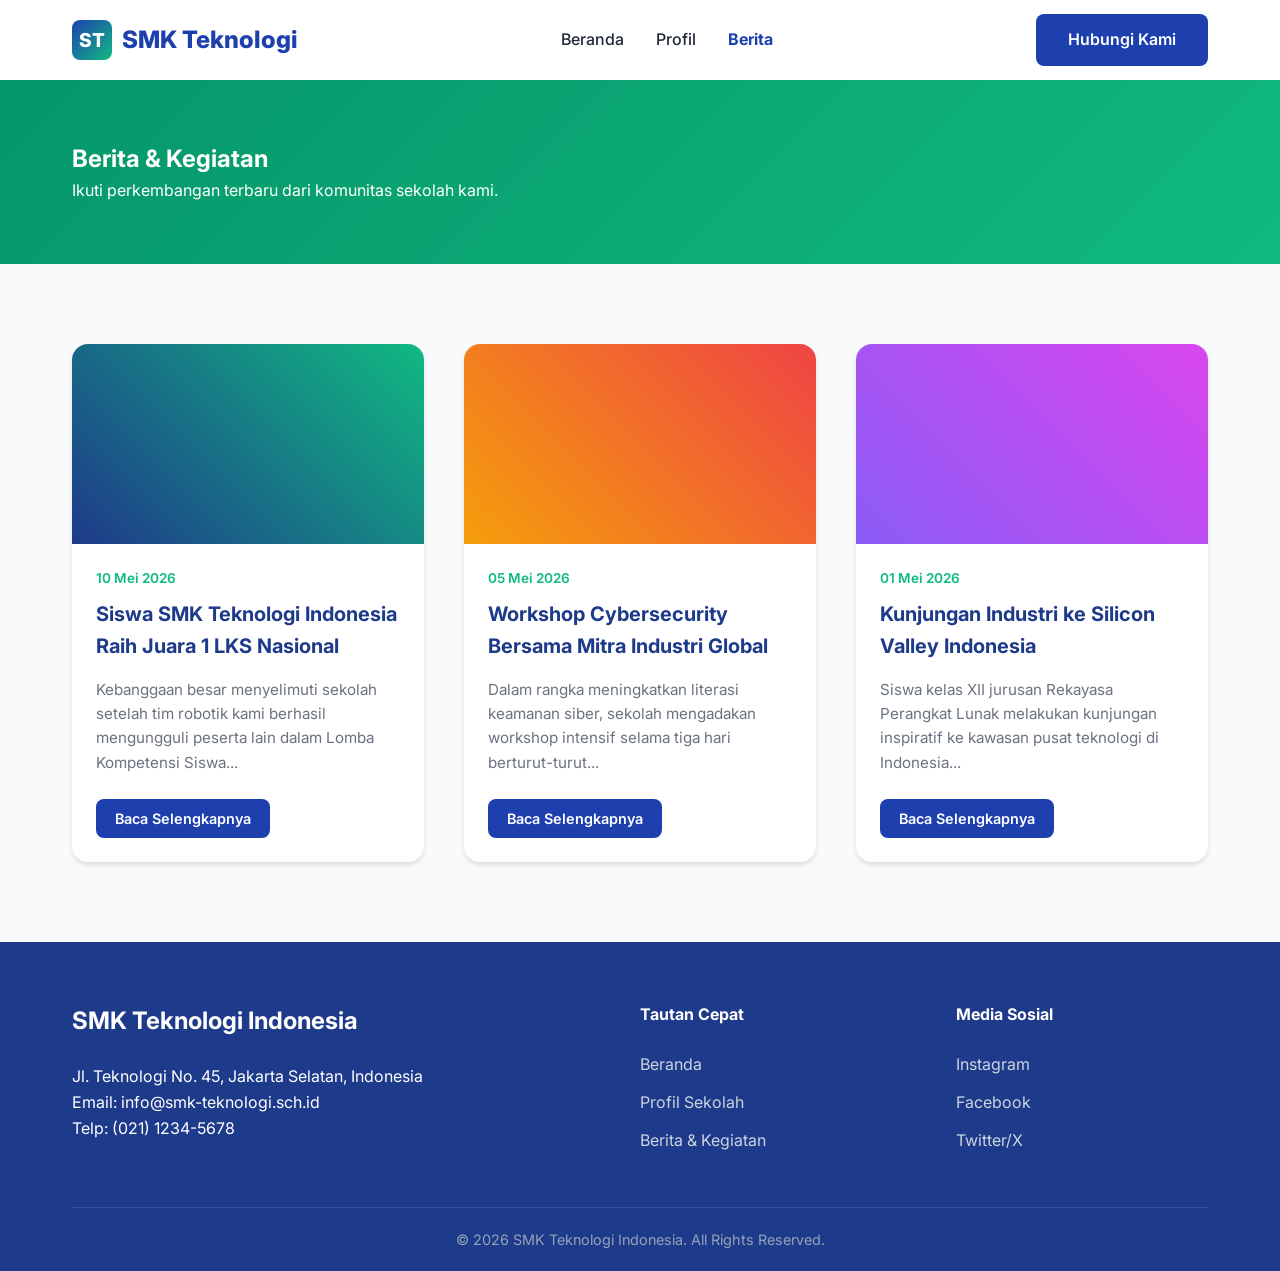
<file: berita.html>
<!DOCTYPE html>
<html lang="id">
<head>
    <meta charset="UTF-8">
    <meta name="viewport" content="width=device-width, initial-scale=1.0">
    <title>Berita & Kegiatan - SMK Teknologi Indonesia</title>
    <meta name="description" content="Dapatkan informasi terbaru mengenai kegiatan, prestasi, dan pengumuman dari SMK Teknologi Indonesia.">
    <link rel="preconnect" href="https://fonts.googleapis.com">
    <link rel="preconnect" href="https://fonts.gstatic.com" crossorigin>
    <link href="https://fonts.googleapis.com/css2?family=Inter:wght@400;500;600;700;800&display=swap" rel="stylesheet">
    <link rel="stylesheet" href="style.css">
    <style>
        .news-grid {
            display: grid;
            grid-template-columns: repeat(auto-fit, minmax(350px, 1fr));
            gap: 2.5rem;
        }
        .news-card {
            background: white;
            border-radius: 16px;
            overflow: hidden;
            box-shadow: var(--shadow-md);
            transition: var(--transition);
        }
        .news-card:hover {
            transform: translateY(-5px);
            box-shadow: var(--shadow-lg);
        }
        .news-img {
            width: 100%;
            height: 200px;
            object-fit: cover;
            background-color: #e5e7eb;
        }
        .news-content {
            padding: 1.5rem;
        }
        .news-date {
            font-size: 0.85rem;
            color: var(--secondary);
            font-weight: 600;
            margin-bottom: 0.5rem;
            display: block;
        }
        .news-title {
            font-size: 1.25rem;
            margin-bottom: 1rem;
            color: var(--primary-dark);
        }
        .news-excerpt {
            color: var(--text-muted);
            font-size: 0.95rem;
            margin-bottom: 1.5rem;
        }
    </style>
</head>
<body>
    <!-- Navigation -->
    <nav>
        <div class="container nav-container">
            <a href="index.html" class="logo">
                <div class="logo-icon">ST</div>
                <span>SMK Teknologi</span>
            </a>
            <div class="nav-links">
                <a href="index.html">Beranda</a>
                <a href="profil.html">Profil</a>
                <a href="berita.html">Berita</a>
            </div>
            <a href="#kontak" class="btn btn-primary">Hubungi Kami</a>
        </div>
    </nav>

    <!-- Page Header -->
    <section style="background: linear-gradient(135deg, var(--secondary-dark) 0%, var(--secondary) 100%); color: white; padding: 60px 0;">
        <div class="container">
            <h1>Berita & Kegiatan</h1>
            <p>Ikuti perkembangan terbaru dari komunitas sekolah kami.</p>
        </div>
    </section>

    <!-- News List -->
    <section>
        <div class="container">
            <div class="news-grid">
                <!-- Article 1 -->
                <article class="news-card">
                    <div class="news-img" style="background: linear-gradient(45deg, #1e3a8a, #10b981);"></div>
                    <div class="news-content">
                        <span class="news-date">10 Mei 2026</span>
                        <h2 class="news-title">Siswa SMK Teknologi Indonesia Raih Juara 1 LKS Nasional</h2>
                        <p class="news-excerpt">Kebanggaan besar menyelimuti sekolah setelah tim robotik kami berhasil mengungguli peserta lain dalam Lomba Kompetensi Siswa...</p>
                        <a href="#" class="btn btn-primary" style="padding: 0.5rem 1.2rem; font-size: 0.9rem;">Baca Selengkapnya</a>
                    </div>
                </article>

                <!-- Article 2 -->
                <article class="news-card">
                    <div class="news-img" style="background: linear-gradient(45deg, #f59e0b, #ef4444);"></div>
                    <div class="news-content">
                        <span class="news-date">05 Mei 2026</span>
                        <h2 class="news-title">Workshop Cybersecurity Bersama Mitra Industri Global</h2>
                        <p class="news-excerpt">Dalam rangka meningkatkan literasi keamanan siber, sekolah mengadakan workshop intensif selama tiga hari berturut-turut...</p>
                        <a href="#" class="btn btn-primary" style="padding: 0.5rem 1.2rem; font-size: 0.9rem;">Baca Selengkapnya</a>
                    </div>
                </article>

                <!-- Article 3 -->
                <article class="news-card">
                    <div class="news-img" style="background: linear-gradient(45deg, #8b5cf6, #d946ef);"></div>
                    <div class="news-content">
                        <span class="news-date">01 Mei 2026</span>
                        <h2 class="news-title">Kunjungan Industri ke Silicon Valley Indonesia</h2>
                        <p class="news-excerpt">Siswa kelas XII jurusan Rekayasa Perangkat Lunak melakukan kunjungan inspiratif ke kawasan pusat teknologi di Indonesia...</p>
                        <a href="#" class="btn btn-primary" style="padding: 0.5rem 1.2rem; font-size: 0.9rem;">Baca Selengkapnya</a>
                    </div>
                </article>
            </div>
        </div>
    </section>

    <!-- Footer -->
    <footer>
        <div class="container">
            <div class="footer-grid">
                <div class="footer-info">
                    <h3>SMK Teknologi Indonesia</h3>
                    <p>Jl. Teknologi No. 45, Jakarta Selatan, Indonesia</p>
                    <p>Email: info@smk-teknologi.sch.id</p>
                    <p>Telp: (021) 1234-5678</p>
                </div>
                <div class="footer-links">
                    <h4>Tautan Cepat</h4>
                    <ul>
                        <li><a href="index.html">Beranda</a></li>
                        <li><a href="profil.html">Profil Sekolah</a></li>
                        <li><a href="berita.html">Berita & Kegiatan</a></li>
                    </ul>
                </div>
                <div class="footer-links">
                    <h4>Media Sosial</h4>
                    <ul>
                        <li><a href="#">Instagram</a></li>
                        <li><a href="#">Facebook</a></li>
                        <li><a href="#">Twitter/X</a></li>
                    </ul>
                </div>
            </div>
            <div class="footer-bottom">
                <p>&copy; 2026 SMK Teknologi Indonesia. All Rights Reserved.</p>
            </div>
        </div>
    </footer>

    <script src="script.js"></script>
</body>
</html>
</file>
<file: style.css>
/* Design System & Variables */
:root {
    --primary: #1e40af;
    --primary-dark: #1e3a8a;
    --secondary: #10b981;
    --secondary-dark: #059669;
    --accent: #f59e0b;
    --text-main: #1f2937;
    --text-muted: #6b7280;
    --bg-light: #f9fafb;
    --white: #ffffff;
    --shadow-sm: 0 1px 2px 0 rgba(0, 0, 0, 0.05);
    --shadow-md: 0 4px 6px -1px rgba(0, 0, 0, 0.1), 0 2px 4px -1px rgba(0, 0, 0, 0.06);
    --shadow-lg: 0 10px 15px -3px rgba(0, 0, 0, 0.1), 0 4px 6px -2px rgba(0, 0, 0, 0.05);
    --transition: all 0.3s ease;
}

/* Reset & Base */
* {
    margin: 0;
    padding: 0;
    box-sizing: border-box;
}

body {
    font-family: 'Inter', system-ui, -apple-system, sans-serif;
    line-height: 1.6;
    color: var(--text-main);
    background-color: var(--bg-light);
    overflow-x: hidden;
}

.container {
    max-width: 1200px;
    margin: 0 auto;
    padding: 0 2rem;
}

/* Navigation */
nav {
    background-color: rgba(255, 255, 255, 0.95);
    backdrop-filter: blur(10px);
    height: 80px;
    display: flex;
    align-items: center;
    position: sticky;
    top: 0;
    z-index: 1000;
    box-shadow: var(--shadow-sm);
}

.nav-container {
    display: flex;
    justify-content: space-between;
    align-items: center;
    width: 100%;
}

.logo {
    font-size: 1.5rem;
    font-weight: 800;
    color: var(--primary);
    text-decoration: none;
    display: flex;
    align-items: center;
    gap: 10px;
}

.logo-icon {
    width: 40px;
    height: 40px;
    background: linear-gradient(135deg, var(--primary), var(--secondary));
    border-radius: 8px;
    display: flex;
    align-items: center;
    justify-content: center;
    color: white;
    font-size: 1.2rem;
}

.nav-links {
    display: flex;
    gap: 2rem;
}

.nav-links a {
    text-decoration: none;
    color: var(--text-main);
    font-weight: 500;
    transition: var(--transition);
    position: relative;
}

.nav-links a:hover {
    color: var(--primary);
}

.nav-links a::after {
    content: '';
    position: absolute;
    bottom: -5px;
    left: 0;
    width: 0;
    height: 2px;
    background-color: var(--primary);
    transition: var(--transition);
}

.nav-links a:hover::after {
    width: 100%;
}

/* Hero Section */
.hero {
    padding: 100px 0;
    background: linear-gradient(135deg, #f0f4ff 0%, #e0e7ff 100%);
    position: relative;
    overflow: hidden;
}

.hero::before {
    content: '';
    position: absolute;
    top: -10%;
    right: -10%;
    width: 400px;
    height: 400px;
    background: radial-gradient(circle, rgba(30, 64, 175, 0.05) 0%, transparent 70%);
    border-radius: 50%;
}

.hero-grid {
    display: grid;
    grid-template-columns: 1fr 1fr;
    gap: 4rem;
    align-items: center;
}

.hero-content h1 {
    font-size: 3.5rem;
    line-height: 1.2;
    margin-bottom: 1.5rem;
    color: var(--primary-dark);
}

.hero-content p {
    font-size: 1.25rem;
    color: var(--text-muted);
    margin-bottom: 2rem;
}

.hero-image img {
    width: 100%;
    border-radius: 20px;
    box-shadow: var(--shadow-lg);
    transition: var(--transition);
}

.hero-image img:hover {
    transform: translateY(-10px);
}

/* Buttons */
.btn {
    display: inline-block;
    padding: 0.8rem 2rem;
    border-radius: 8px;
    text-decoration: none;
    font-weight: 600;
    transition: var(--transition);
    cursor: pointer;
    border: none;
}

.btn-primary {
    background-color: var(--primary);
    color: white;
}

.btn-primary:hover {
    background-color: var(--primary-dark);
    transform: translateY(-2px);
    box-shadow: 0 4px 12px rgba(30, 64, 175, 0.3);
}

/* Sections */
section {
    padding: 80px 0;
}

.section-title {
    text-align: center;
    margin-bottom: 3rem;
}

.section-title h2 {
    font-size: 2.5rem;
    color: var(--primary-dark);
    margin-bottom: 1rem;
}

.section-title p {
    color: var(--text-muted);
    max-width: 600px;
    margin: 0 auto;
}

/* Grid Layouts */
.features-grid {
    display: grid;
    grid-template-columns: repeat(auto-fit, minmax(300px, 1fr));
    gap: 2rem;
}

.card {
    background: var(--white);
    padding: 2.5rem;
    border-radius: 16px;
    box-shadow: var(--shadow-md);
    transition: var(--transition);
    border: 1px solid rgba(0, 0, 0, 0.05);
}

.card:hover {
    transform: translateY(-10px);
    box-shadow: var(--shadow-lg);
}

.card-icon {
    width: 60px;
    height: 60px;
    background: #eff6ff;
    border-radius: 12px;
    display: flex;
    align-items: center;
    justify-content: center;
    font-size: 1.5rem;
    color: var(--primary);
    margin-bottom: 1.5rem;
}

/* Footer */
footer {
    background-color: var(--primary-dark);
    color: white;
    padding: 60px 0 20px;
}

.footer-grid {
    display: grid;
    grid-template-columns: 2fr 1fr 1fr;
    gap: 4rem;
    margin-bottom: 40px;
}

.footer-info h3 {
    margin-bottom: 1.5rem;
    font-size: 1.5rem;
}

.footer-links h4 {
    margin-bottom: 1.5rem;
}

.footer-links ul {
    list-style: none;
}

.footer-links li {
    margin-bottom: 0.8rem;
}

.footer-links a {
    color: #cbd5e1;
    text-decoration: none;
    transition: var(--transition);
}

.footer-links a:hover {
    color: white;
    padding-left: 5px;
}

.footer-bottom {
    border-top: 1px solid rgba(255, 255, 255, 0.1);
    padding-top: 20px;
    text-align: center;
    font-size: 0.9rem;
    color: #94a3b8;
}

/* Mobile Responsive */
@media (max-width: 768px) {
    .hero-grid {
        grid-template-columns: 1fr;
        text-align: center;
    }
    
    .hero-content h1 {
        font-size: 2.5rem;
    }
    
    .nav-links {
        display: none;
    }
    
    .footer-grid {
        grid-template-columns: 1fr;
        gap: 2rem;
    }
}
</file>
